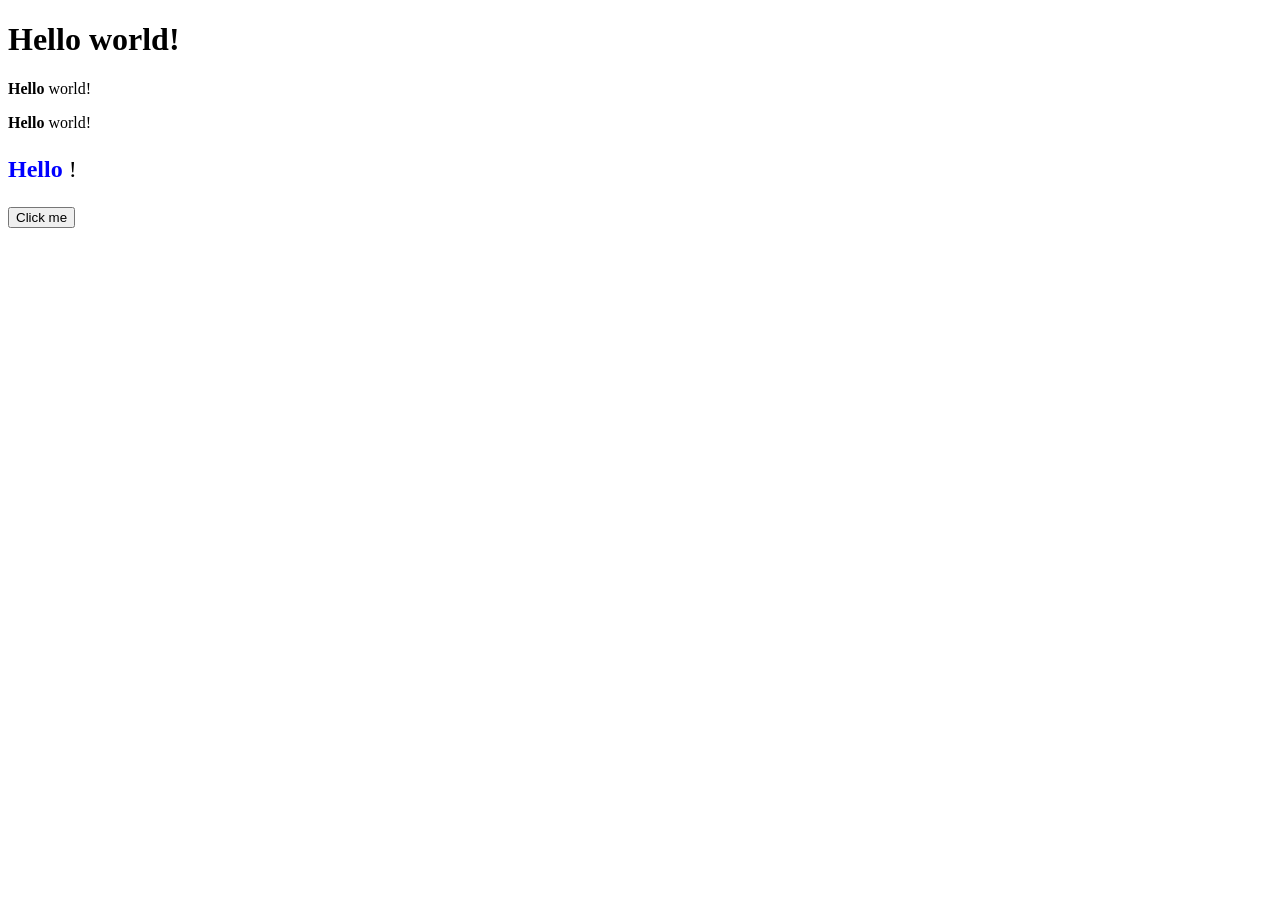
<file: index.html>
<!doctype html>
<html lang="en">
  <head>
    <meta charset="UTF-8" />
    <meta name="viewport" content="width=device-width, initial-scale=1.0" />
    <title>Hello World</title>
    <link rel="stylesheet" href="style.css" />
  </head>
  <body>
    <h1 class="">Hello world!</h1>
    <p class=""><b>Hello</b> world!</p>
    <div class=""><b>Hello</b> world!</div>
    <p class="second-paragraph"><b class="paragraph">Hello</b> !</p>
    <button class="button">Click me</button>

    <script src="main.js"></script>
  </body>
</html>
</file>
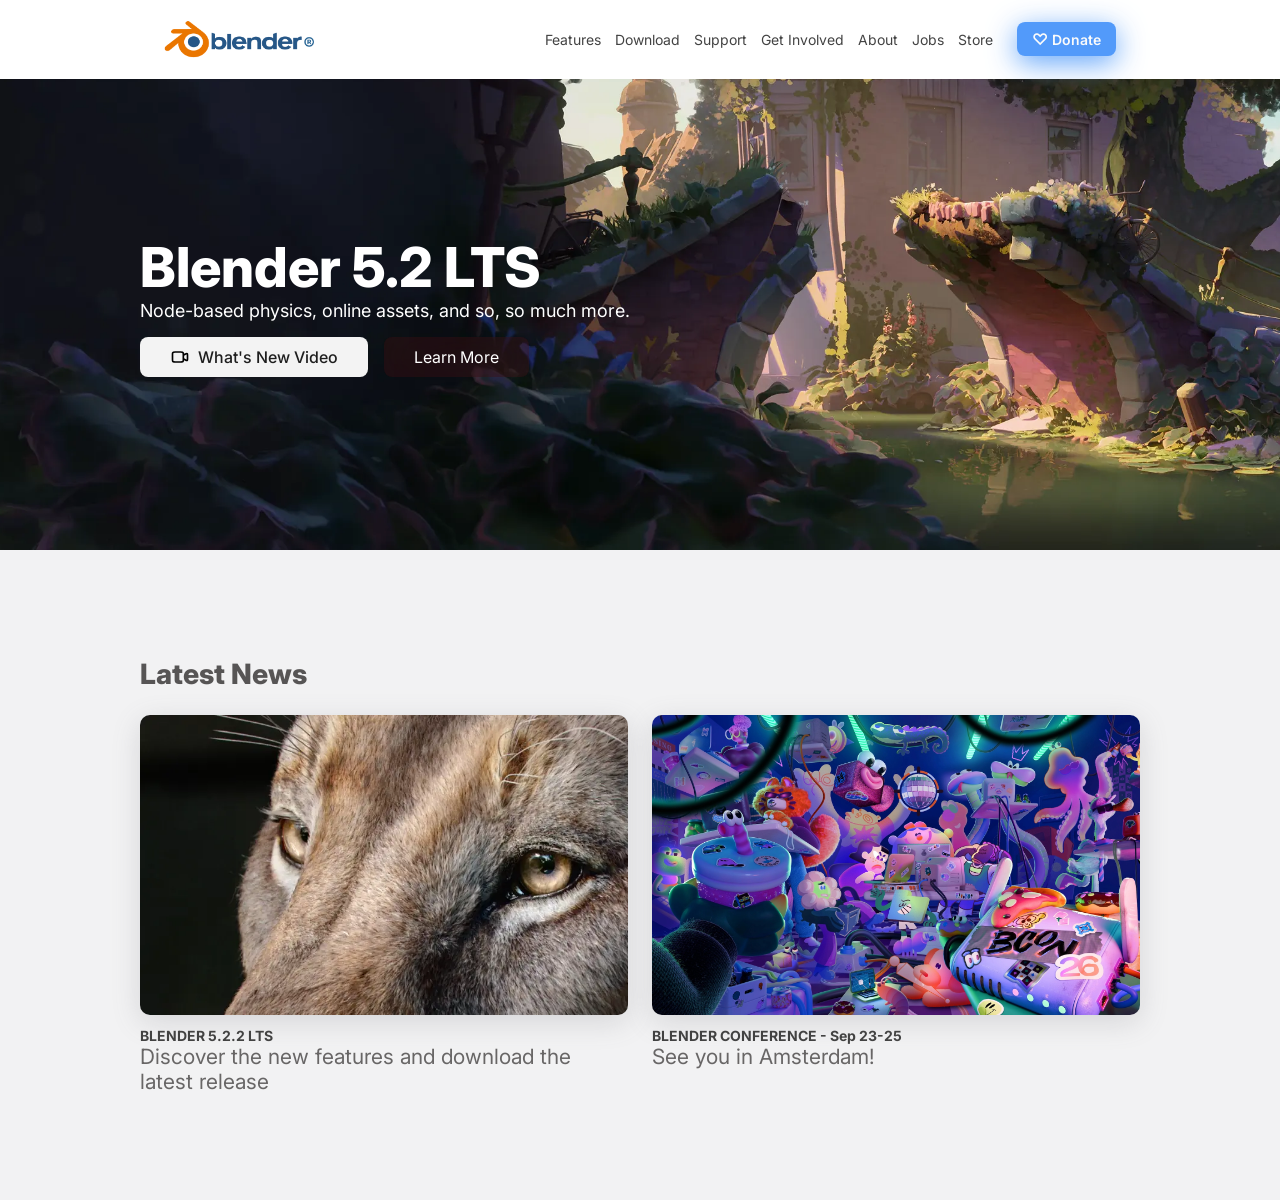
<file: final files/index.html>
<!doctype html>
<html lang="en">
  <head>
    <meta charset="UTF-8" />
    <meta name="viewport" content="width=device-width, initial-scale=1.0" />
    <title>Hello World</title>
    <link rel="preconnect" href="https://fonts.googleapis.com" />
    <link rel="preconnect" href="https://fonts.gstatic.com" crossorigin />
    <link
      href="https://fonts.googleapis.com/css2?family=Inter:ital,opsz,wght@0,14..32,100..900;1,14..32,100..900&display=swap"
      rel="stylesheet"
    />
    <link rel="stylesheet" href="style.css" />
  </head>
  <body>
    <header class="nav-header">
      <nav class="nav-bar">
        <div class="nav-bar-wrapper">
          <div class="logo-left-box">
            <img src="blender-logo.png" class="logo-image" />
          </div>
          <div class="menu-right-box">
            <ul class="nav-menu">
              <li class="nav-item"><a class="nav-item-link">Features</a></li>
              <li class="nav-item"><a class="nav-item-link">Download</a></li>
              <li class="nav-item"><a class="nav-item-link">Support</a></li>
              <li class="nav-item">
                <a class="nav-item-link">Get Involved</a>
              </li>
              <li class="nav-item"><a class="nav-item-link">About</a></li>
              <li class="nav-item"><a class="nav-item-link">Jobs</a></li>
              <li class="nav-item"><a class="nav-item-link">Store</a></li>
              <li class="nav-item">
                <a id="donate-button" class="nav-item-link"
                  ><span class="heart">&#9825;</span> Donate</a
                >
              </li>
            </ul>

            <?xml version="1.0" encoding="utf-8"?><!-- Uploaded to: SVG Repo, www.svgrepo.com, Generator: SVG Repo Mixer Tools -->
            <svg
              class="menu-svg"
              width="800px"
              height="800px"
              viewBox="0 0 24 24"
              fill="none"
              xmlns="http://www.w3.org/2000/svg"
            >
              <path
                d="M4 6H20M4 12H20M4 18H20"
                stroke="currentColor"
                stroke-width="2"
                stroke-linecap="round"
                stroke-linejoin="round"
              />
            </svg>
          </div>
        </div>
        <!-- Mobile -->
        <ul class="mobile-nav-menu">
          <li class="mobile-nav-item">
            <a class="mobile-nav-item-link">Features</a>
          </li>
          <li class="mobile-nav-item">
            <a class="mobile-nav-item-link">Download</a>
          </li>
          <li class="mobile-nav-item">
            <a class="mobile-nav-item-link">Support</a>
          </li>
          <li class="mobile-nav-item">
            <a class="mobile-nav-item-link">Get Involved</a>
          </li>
          <li class="mobile-nav-item">
            <a class="mobile-nav-item-link">About</a>
          </li>
          <li class="mobile-nav-item">
            <a class="mobile-nav-item-link">Jobs</a>
          </li>
          <li class="mobile-nav-item">
            <a class="mobile-nav-item-link">Store</a>
          </li>
          <li class="mobile-nav-item">
            <a id="mobile-donate-button" class="mobile-nav-item-link"
              ><span class="heart">&#9825;</span> Donate</a
            >
          </li>
        </ul>
      </nav>
    </header>

    <section id="hero-section" class="section">
      <div class="hero-inner-box">
        <h1 class="hero-title">Blender 5.2 LTS</h1>
        <p class="hero-description">
          Node-based physics, online assets, and so, so much more.
        </p>
        <div class="ctas">
          <a href="" class="new-video-button cta-button">
            <span class="svg-span"
              ><svg
                width="20"
                height="20"
                viewBox="0 0 800 800"
                fill="none"
                xmlns="http://www.w3.org/2000/svg"
              >
                <path
                  d="M533.333 333.333L619.227 281.797C645.663 265.934 658.883 258.003 669.76 259.017C679.243 259.901 687.897 264.8 693.533 272.478C700 281.283 700 296.698 700 327.53V472.47C700 503.3 700 518.717 693.533 527.523C687.897 535.2 679.243 540.1 669.76 540.983C658.883 541.997 645.663 534.067 619.227 518.203L533.333 466.667M206.667 600H426.667C464.003 600 482.673 600 496.933 592.733C509.477 586.343 519.677 576.143 526.067 563.6C533.333 549.34 533.333 530.67 533.333 493.333V306.667C533.333 269.33 533.333 250.661 526.067 236.401C519.677 223.856 509.477 213.658 496.933 207.266C482.673 200 464.003 200 426.667 200H206.667C169.33 200 150.661 200 136.401 207.266C123.856 213.658 113.658 223.856 107.266 236.401C100 250.661 100 269.33 100 306.667V493.333C100 530.67 100 549.34 107.266 563.6C113.658 576.143 123.856 586.343 136.401 592.733C150.661 600 169.33 600 206.667 600Z"
                  stroke="black"
                  stroke-width="66.6667"
                  stroke-linecap="round"
                  stroke-linejoin="round"
                />
              </svg>
            </span>
            What's New Video</a
          >
          <a href="" class="learn-more-button cta-button">Learn More</a>
        </div>
      </div>
    </section>

    <section id="about-section" class="section">
      <div class="about-inner-box">
        <div class="about-title">Latest News</div>
        <div class="card-boxes">
          <a href="https://blender.org/" class="card card-one">
            <div class="card-bg-one"></div>
            <h1 class="card-title">BLENDER 5.2.2 LTS</h1>
            <p class="card-description">
              Discover the new features and download the latest release
            </p>
          </a>
          <a href="https://blender.org/" class="card card-two">
            <div class="card-bg-two"></div>
            <h1 class="card-title">BLENDER CONFERENCE - Sep 23-25</h1>
            <p class="card-description">See you in Amsterdam!</p>
          </a>
        </div>
      </div>
    </section>
    <script src="main.js"></script>
  </body>
</html>
</file>
<file: style.css>
.paragraph {
  color: blue;
}

.first-paragraph {
  font-size: 12px;
}

.second-paragraph {
  font-size: 24px;
}
</file>
<file: final files/style.css>
*,
html {
  margin: 0;
  padding: 0;
  font-family: "Inter";
  box-sizing: border-box;
}

.nav-header {
  position: fixed;
  width: 100%;
  z-index: 999;
  transform: translateY(0%);
  transition: transform 0.4s ease-in-out;
}

.nav-header.hidden {
  transform: translateY(-100%);
}

.nav-bar {
  display: flex;
  flex-direction: row;
  justify-content: center;
  width: 100%;
  background-color: white;
}

.nav-bar-wrapper {
  padding: 20px 24px;
  display: flex;
  flex-direction: row;
  justify-content: center;
  max-width: 1000px;
  height: 100%;
  width: 100%;
  background-color: white;
}

/* -------- Right Box -------- */

.nav-menu {
  display: flex;
  flex-direction: row;
  justify-content: center;
  list-style: none;
  gap: 14px;
}

.nav-menu > li {
  display: flex;
  flex-direction: column;
  justify-content: center;
}

.nav-menu > li > a {
  font-weight: 400;
  font-size: 14px;
  text-wrap: nowrap;
  color: rgb(67, 67, 67);
}

.nav-menu > li > a:hover {
  color: rgb(0, 157, 255);
  cursor: pointer;
}

#donate-button {
  color: rgb(251, 251, 251);
  cursor: pointer;
  margin-left: 10px;
  background-color: #529afa;
  padding: 7px 15px;
  border-radius: 8px;
  font-weight: 600;
  display: flex;
  flex-direction: row;
  justify-content: center;
  place-items: center;
  gap: 4px;
  box-shadow: #529bfae6 0px 7px 29px 0px;
}

#donate-button > .heart {
  font-size: 16px;
}

/* Mobile Right Box Menu */

.mobile-nav-menu {
  display: flex;
  flex-direction: column;
  justify-content: center;
  list-style: none;
  position: absolute;
  top: 100%;
  left: 0;
  width: 100%;
  background-color: #f2f2f3;
  min-height: 100vh;
  min-height: 100dvh;
  transform: translateY(-100%);
  z-index: -1;
  transition: transform 0.4s ease-in-out;
}

.mobile-nav-menu.active {
  transform: translateY(0%);
}

.mobile-nav-menu::after {
  content: "";
  flex: 1 1 auto;
  background-color: #3a3a3a;
}

.mobile-nav-menu > li {
  display: flex;
  flex-direction: column;
  justify-content: center;
  place-items: center;
  border-bottom: 2px solid #e2e3e4;
}

.mobile-nav-menu > li > a {
  padding: 15px 0px;
  display: flex;
  justify-content: center;
  width: 100%;
  font-weight: 400;
  font-size: 14px;
  text-wrap: nowrap;
  color: rgb(67, 67, 67);
}

.mobile-nav-menu > li > a:hover {
  color: rgb(0, 157, 255);
  cursor: pointer;
}

.mobile-nav-menu > li:last-child {
  border: none;
}

/* -------- Left box -------- */

.logo-left-box {
  display: flex;
  width: 100%;
}

.logo-image {
  width: 150px;
  height: auto;
}

.menu-right-box {
  display: flex;
  justify-content: flex-end;
  width: 100%;
}

.menu-svg {
  width: 24px;
  height: auto;
  display: none;
  box-sizing: content-box;
  padding: 8px;
  border-radius: 4px;
}

.menu-svg:hover {
  cursor: pointer;
  background-color: #131314;
  color: white;
}

/* -------- Hero Section -------- */

.section {
  min-height: 500px;
  background-color: #529afa;
}

#hero-section {
  background-image: url("overgrown_teaser_banner.webp");
  background-position-x: 50%;
  background-size: cover;
  display: flex;
  flex-direction: column;
  justify-content: center;
  place-items: center;
  color: white;
  padding: 100px 24px 40px;
  min-height: 550px;
}

.hero-inner-box {
  display: flex;
  flex-direction: column;
  justify-content: center;
  height: 100%;
  width: 100%;
  max-width: 1000px;
}

#about-section {
  background-color: #f2f2f3;
}

.hero-title {
  font-size: 55px;
  font-weight: 800;
}

.hero-description {
  font-size: 18px;
}

.ctas {
  display: flex;
  align-items: center;
  gap: 16px;
  margin-top: 16px;
}

.new-video-button {
  display: flex;
  align-items: center;
  justify-content: center;
  text-decoration: none;
  color: rgb(30, 30, 30);
  background-color: rgb(243, 243, 243);
  padding: 10px 30px;
  border-radius: 8px;
  font-weight: 500;
  gap: 8px;
}

.svg-span {
  display: flex;
  align-items: center;
  justify-content: center;
}

.learn-more-button {
  text-decoration: none;
  color: white;
  padding: 10px 30px;
  border-radius: 8px;
  background-color: hsla(0, 82%, 45%, 0.1);
  backdrop-filter: blur(25px);
}

/* -------- About Section -------- */
#about-section {
  min-height: 650px;
  display: flex;
  align-items: center;
  justify-content: center;
  flex-direction: column;
  padding: 40px 20px;
}

.about-title {
  font-weight: 800;
  font-size: 28px;
  margin-bottom: 24px;
  color: rgb(87, 85, 85);
}

.card {
  color: rgb(104, 102, 102);
  flex: 1 1 calc(50% - 24px);
  min-width: 0;
  text-decoration: none;
}

.card:hover {
  text-decoration: underline;
}

.card-title {
  color: rgb(66, 66, 66);
}

.card-boxes {
  display: flex;
  align-items: flex-start;
  justify-content: center;
  flex-direction: row;
  flex-wrap: wrap;
  gap: 24px;
  width: 100%;
}

.card-bg-one {
  background: url("5_2_lion.webp");
  height: 300px;
  border-radius: 10px;
  background-size: cover;
  margin-bottom: 12px;
  box-shadow: rgba(100, 100, 111, 0.2) 0px 7px 29px 0px;
}

.card-bg-two {
  background: url("bcon26_key_art_1080p.jpg");
  height: 300px;
  border-radius: 10px;
  background-size: cover;
  margin-bottom: 12px;
  box-shadow: rgba(100, 100, 111, 0.2) 0px 7px 29px 0px;
}

.card-title {
  font-size: 14px;
}
.card-description {
  font-size: 21px;
}

.about-inner-box {
  display: flex;
  flex-direction: column;
  justify-content: center;
  max-width: 1000px;
  height: 100%;
  width: 100%;
}

/* Media Queries */
@media (max-width: 900px) {
  .nav-bar {
    flex-direction: column;
  }

  .nav-menu {
    display: none;
  }

  .menu-svg {
    display: block;
  }
}

@media (min-width: 901px) {
  .mobile-nav-menu {
    display: none;
  }
}

@media (max-width: 700px) {
  .card {
    flex: 1 1 100%;
  }

  .hero-title {
    font-size: 34px;
  }

  .hero-description {
    font-size: 15px;
  }

  .ctas {
    flex-wrap: wrap;
    gap: 10px;
  }

  .new-video-button,
  .learn-more-button {
    padding: 8px 18px;
    font-size: 13px;
  }
}
</file>
